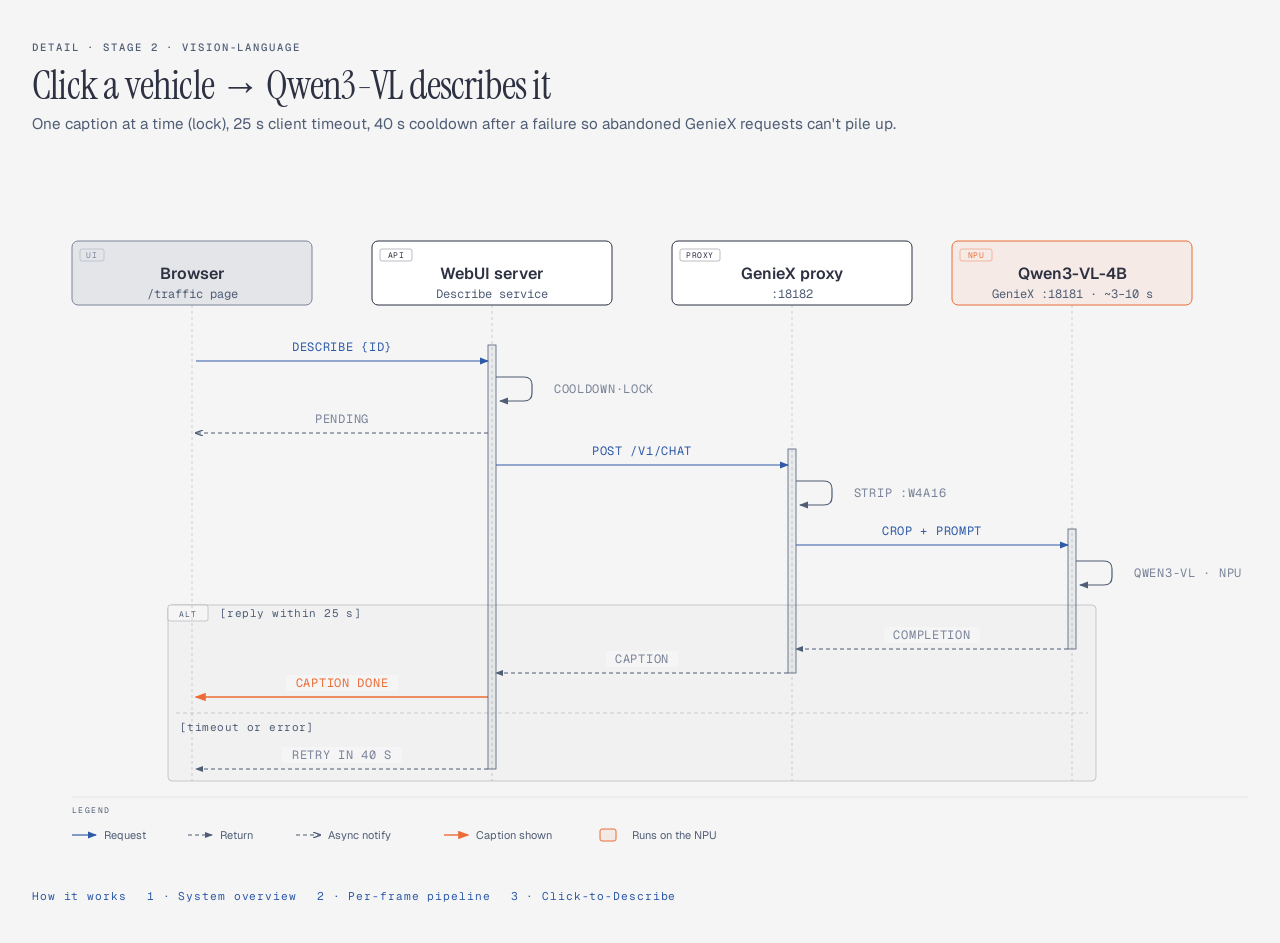
<file: docs/diagrams/cascade-describe.html>
<!DOCTYPE html>
<html lang="en">
<head>
  <meta charset="UTF-8">
  <meta name="viewport" content="width=device-width, initial-scale=1.0">
  <title>Click-to-Describe sequence</title>
  <link href="https://fonts.googleapis.com/css2?family=Instrument+Serif:ital@0;1&family=Geist:wght@400;500;600&family=Geist+Mono:wght@400;500;600&display=swap" rel="stylesheet">
  <style>
    *, *::before, *::after { box-sizing: border-box; margin: 0; padding: 0; }
    :root {
      --color-paper: #f5f5f5; --color-ink: #2d3142; --color-muted: #4f5d75; --color-accent: #eb6c36;
      --font-sans: 'Geist', system-ui, sans-serif;
      --font-serif: 'Instrument Serif', serif;
      --font-mono: 'Geist Mono', ui-monospace, monospace;
    }
    body { font-family: var(--font-sans); background: var(--color-paper); color: var(--color-ink);
           min-height: 100vh; display: flex; align-items: center; justify-content: center; padding: 2.5rem 2rem; }
    .frame { max-width: 1280px; width: 100%; min-width: 0; }
    .diagram-container { width: 100%; overflow-x: auto; }
    .eyebrow { font-family: var(--font-mono); font-size: 0.66rem; font-weight: 500; letter-spacing: 0.18em;
               text-transform: uppercase; color: var(--color-muted); margin-bottom: 0.5rem; }
    h1 { font-family: var(--font-serif); font-size: clamp(1.75rem, 2.6vw + 0.75rem, 2.5rem); font-weight: 400;
          letter-spacing: -0.02em; line-height: 1.15; color: var(--color-ink); margin-bottom: 0.4rem; }
    .subtitle { color: var(--color-muted); font-size: 0.95rem; margin-bottom: 1.25rem; }
    .subtitle code { font-family: var(--font-mono); font-size: 0.85em; }
    .nav { margin-top: 1rem; font-family: var(--font-mono); font-size: 0.7rem; letter-spacing: 0.08em; color: var(--color-muted); }
    .nav a { color: #2e5aa8; text-decoration: none; margin-right: 1.25rem; }
    svg { width: 100%; min-width: 1280px; display: block; }
    @media print {
      .diagram-container { overflow-x: visible; }
      svg { min-width: 0; }
    }
  </style>
</head>
<body>
  <div class="frame">
    <p class="eyebrow">Detail · Stage 2 · Vision-language</p>
    <h1>Click a vehicle → Qwen3-VL describes it</h1>
    <p class="subtitle">One caption at a time (lock), 25 s client timeout, 40 s cooldown after a failure so abandoned GenieX requests can't pile up.</p>
    <div class="diagram-container">
<svg viewBox="0 0 1280 720" xmlns="http://www.w3.org/2000/svg" role="img" aria-labelledby="cascade-describe-title cascade-describe-desc">
<title id="cascade-describe-title">Click-to-Describe sequence</title>
<desc id="cascade-describe-desc">Sequence of a Describe click: the browser asks the WebUI server over WebSocket, the server checks its cooldown and lock, sends the vehicle&#x27;s best crop through the GenieX proxy to Qwen3-VL-4B on the NPU, and returns the caption, or after a 25 second timeout returns an error and starts a 40 second cooldown.</desc>
<defs><marker id="arrow" markerWidth="8" markerHeight="6" refX="7" refY="3" orient="auto"><polygon points="0 0, 8 3, 0 6" fill="#4f5d75"/></marker><marker id="arrow-accent" markerWidth="8" markerHeight="6" refX="7" refY="3" orient="auto"><polygon points="0 0, 8 3, 0 6" fill="#eb6c36"/></marker><marker id="arrow-link" markerWidth="8" markerHeight="6" refX="7" refY="3" orient="auto"><polygon points="0 0, 8 3, 0 6" fill="#2e5aa8"/></marker><marker id="arrow-open" markerWidth="8" markerHeight="6" refX="7" refY="3" orient="auto"><polyline points="0 0, 8 3, 0 6" fill="none" stroke="#4f5d75" stroke-width="1.2"/></marker></defs>
<rect width="100%" height="100%" fill="#f5f5f5"/>
<rect x="136" y="452" width="928" height="176" rx="4" fill="rgba(45,49,66,0.02)" stroke="rgba(45,49,66,0.22)" stroke-width="1"/><rect x="136" y="452" width="40" height="16" rx="2" fill="#f5f5f5" stroke="rgba(45,49,66,0.22)" stroke-width="1"/><text x="156" y="464" fill="#4f5d75" font-size="8" font-family="'Geist Mono', monospace" text-anchor="middle" letter-spacing="0.12em">ALT</text><text x="188" y="464" fill="#4f5d75" font-size="11" font-family="'Geist Mono', monospace" letter-spacing="0.04em">[reply within 25 s]</text><line x1="144" y1="560" x2="1056" y2="560" stroke="rgba(45,49,66,0.20)" stroke-width="1" stroke-dasharray="4,3"/><text x="148" y="578" fill="#4f5d75" font-size="11" font-family="'Geist Mono', monospace" letter-spacing="0.04em">[timeout or error]</text>
<path d="M 164,208 H 456" fill="none" stroke="#2e5aa8" stroke-width="1.2" marker-end="url(#arrow-link)"/>
<path d="M 464,224 H 492 Q 500,224 500,232 V 240 Q 500,248 492,248 H 468" fill="none" stroke="#4f5d75" stroke-width="1.2" marker-end="url(#arrow)"/>
<path d="M 456,280 H 164" fill="none" stroke="#4f5d75" stroke-width="1" stroke-dasharray="4,3" marker-end="url(#arrow-open)"/>
<path d="M 464,312 H 756" fill="none" stroke="#2e5aa8" stroke-width="1.2" marker-end="url(#arrow-link)"/>
<path d="M 764,328 H 792 Q 800,328 800,336 V 344 Q 800,352 792,352 H 768" fill="none" stroke="#4f5d75" stroke-width="1.2" marker-end="url(#arrow)"/>
<path d="M 764,392 H 1036" fill="none" stroke="#2e5aa8" stroke-width="1.2" marker-end="url(#arrow-link)"/>
<path d="M 1044,408 H 1072 Q 1080,408 1080,416 V 424 Q 1080,432 1072,432 H 1048" fill="none" stroke="#4f5d75" stroke-width="1.2" marker-end="url(#arrow)"/>
<path d="M 1036,496 H 764" fill="none" stroke="#4f5d75" stroke-width="1" stroke-dasharray="4,3" marker-end="url(#arrow)"/>
<path d="M 756,520 H 464" fill="none" stroke="#4f5d75" stroke-width="1" stroke-dasharray="4,3" marker-end="url(#arrow)"/>
<path d="M 456,544 H 164" fill="none" stroke="#eb6c36" stroke-width="1.4" marker-end="url(#arrow-accent)"/>
<path d="M 456,616 H 164" fill="none" stroke="#4f5d75" stroke-width="1" stroke-dasharray="4,3" marker-end="url(#arrow)"/>
<rect x="250" y="186" width="120" height="16" rx="2" fill="#f5f5f5"/><text x="310" y="198" fill="#2e5aa8" font-size="12" font-family="'Geist Mono', monospace" text-anchor="middle" letter-spacing="0.06em">DESCRIBE {ID}</text>
<rect x="512" y="228" width="120" height="16" rx="2" fill="#f5f5f5"/><text x="572" y="240" fill="#7a8399" font-size="12" font-family="'Geist Mono', monospace" text-anchor="middle" letter-spacing="0.06em">COOLDOWN·LOCK</text>
<rect x="274" y="258" width="72" height="16" rx="2" fill="#f5f5f5"/><text x="310" y="270" fill="#7a8399" font-size="12" font-family="'Geist Mono', monospace" text-anchor="middle" letter-spacing="0.06em">PENDING</text>
<rect x="550" y="290" width="120" height="16" rx="2" fill="#f5f5f5"/><text x="610" y="302" fill="#2e5aa8" font-size="12" font-family="'Geist Mono', monospace" text-anchor="middle" letter-spacing="0.06em">POST /V1/CHAT</text>
<rect x="812" y="332" width="112" height="16" rx="2" fill="#f5f5f5"/><text x="868" y="344" fill="#7a8399" font-size="12" font-family="'Geist Mono', monospace" text-anchor="middle" letter-spacing="0.06em">STRIP :W4A16</text>
<rect x="840" y="370" width="120" height="16" rx="2" fill="#f5f5f5"/><text x="900" y="382" fill="#2e5aa8" font-size="12" font-family="'Geist Mono', monospace" text-anchor="middle" letter-spacing="0.06em">CROP + PROMPT</text>
<rect x="1092" y="412" width="128" height="16" rx="2" fill="#f5f5f5"/><text x="1156" y="424" fill="#7a8399" font-size="12" font-family="'Geist Mono', monospace" text-anchor="middle" letter-spacing="0.06em">QWEN3-VL · NPU</text>
<rect x="852" y="474" width="96" height="16" rx="2" fill="#f5f5f5"/><text x="900" y="486" fill="#7a8399" font-size="12" font-family="'Geist Mono', monospace" text-anchor="middle" letter-spacing="0.06em">COMPLETION</text>
<rect x="574" y="498" width="72" height="16" rx="2" fill="#f5f5f5"/><text x="610" y="510" fill="#7a8399" font-size="12" font-family="'Geist Mono', monospace" text-anchor="middle" letter-spacing="0.06em">CAPTION</text>
<rect x="254" y="522" width="112" height="16" rx="2" fill="#f5f5f5"/><text x="310" y="534" fill="#eb6c36" font-size="12" font-family="'Geist Mono', monospace" text-anchor="middle" letter-spacing="0.06em">CAPTION DONE</text>
<rect x="250" y="594" width="120" height="16" rx="2" fill="#f5f5f5"/><text x="310" y="606" fill="#7a8399" font-size="12" font-family="'Geist Mono', monospace" text-anchor="middle" letter-spacing="0.06em">RETRY IN 40 S</text>
<rect x="40" y="88" width="240" height="64" rx="6" fill="#f5f5f5"/><rect x="40" y="88" width="240" height="64" rx="6" fill="rgba(79,93,117,0.10)" stroke="#7a8399" stroke-width="1"/><rect x="48" y="96" width="24" height="12" rx="2" fill="transparent" stroke="rgba(122,131,153,0.40)" stroke-width="0.8"/><text x="60" y="105" fill="#7a8399" font-size="8" font-family="'Geist Mono', monospace" text-anchor="middle" letter-spacing="0.08em">UI</text><text x="160" y="126" fill="#2d3142" font-size="16" font-weight="600" font-family="'Geist', sans-serif" text-anchor="middle">Browser</text><text x="160" y="145" fill="#4f5d75" font-size="12" font-family="'Geist Mono', monospace" text-anchor="middle">/traffic page</text>
<rect x="340" y="88" width="240" height="64" rx="6" fill="#f5f5f5"/><rect x="340" y="88" width="240" height="64" rx="6" fill="#ffffff" stroke="#2d3142" stroke-width="1"/><rect x="348" y="96" width="32" height="12" rx="2" fill="transparent" stroke="rgba(45,49,66,0.40)" stroke-width="0.8"/><text x="364" y="105" fill="#2d3142" font-size="8" font-family="'Geist Mono', monospace" text-anchor="middle" letter-spacing="0.08em">API</text><text x="460" y="126" fill="#2d3142" font-size="16" font-weight="600" font-family="'Geist', sans-serif" text-anchor="middle">WebUI server</text><text x="460" y="145" fill="#4f5d75" font-size="12" font-family="'Geist Mono', monospace" text-anchor="middle">Describe service</text>
<rect x="640" y="88" width="240" height="64" rx="6" fill="#f5f5f5"/><rect x="640" y="88" width="240" height="64" rx="6" fill="#ffffff" stroke="#2d3142" stroke-width="1"/><rect x="648" y="96" width="40" height="12" rx="2" fill="transparent" stroke="rgba(45,49,66,0.40)" stroke-width="0.8"/><text x="668" y="105" fill="#2d3142" font-size="8" font-family="'Geist Mono', monospace" text-anchor="middle" letter-spacing="0.08em">PROXY</text><text x="760" y="126" fill="#2d3142" font-size="16" font-weight="600" font-family="'Geist', sans-serif" text-anchor="middle">GenieX proxy</text><text x="760" y="145" fill="#4f5d75" font-size="12" font-family="'Geist Mono', monospace" text-anchor="middle">:18182</text>
<rect x="920" y="88" width="240" height="64" rx="6" fill="#f5f5f5"/><rect x="920" y="88" width="240" height="64" rx="6" fill="rgba(235,108,54,0.08)" stroke="#eb6c36" stroke-width="1"/><rect x="928" y="96" width="32" height="12" rx="2" fill="transparent" stroke="rgba(235,108,54,0.50)" stroke-width="0.8"/><text x="944" y="105" fill="#eb6c36" font-size="8" font-family="'Geist Mono', monospace" text-anchor="middle" letter-spacing="0.08em">NPU</text><text x="1040" y="126" fill="#2d3142" font-size="16" font-weight="600" font-family="'Geist', sans-serif" text-anchor="middle">Qwen3-VL-4B</text><text x="1040" y="145" fill="#4f5d75" font-size="12" font-family="'Geist Mono', monospace" text-anchor="middle">GenieX :18181 · ~3–10 s</text>
<line x1="160" y1="152" x2="160" y2="628" stroke="rgba(45,49,66,0.20)" stroke-width="1" stroke-dasharray="3,3"/>
<line x1="460" y1="152" x2="460" y2="628" stroke="rgba(45,49,66,0.20)" stroke-width="1" stroke-dasharray="3,3"/>
<line x1="760" y1="152" x2="760" y2="628" stroke="rgba(45,49,66,0.20)" stroke-width="1" stroke-dasharray="3,3"/>
<line x1="1040" y1="152" x2="1040" y2="628" stroke="rgba(45,49,66,0.20)" stroke-width="1" stroke-dasharray="3,3"/>
<rect x="456" y="192" width="8" height="424" fill="rgba(45,49,66,0.06)" stroke="#4f5d75" stroke-width="0.8"/>
<rect x="756" y="296" width="8" height="224" fill="rgba(45,49,66,0.06)" stroke="#4f5d75" stroke-width="0.8"/>
<rect x="1036" y="376" width="8" height="120" fill="rgba(45,49,66,0.06)" stroke="#4f5d75" stroke-width="0.8"/>
<line x1="40" y1="644" x2="1240" y2="644" stroke="rgba(45,49,66,0.10)" stroke-width="0.8"/><text x="40" y="660" fill="#4f5d75" font-size="8" font-family="'Geist Mono', monospace" letter-spacing="0.18em">LEGEND</text><line x1="40" y1="682" x2="64" y2="682" stroke="#2e5aa8" stroke-width="1.2" marker-end="url(#arrow-link)"/><text x="72" y="686" fill="#4f5d75" font-size="11" font-family="'Geist', sans-serif">Request</text><line x1="156" y1="682" x2="180" y2="682" stroke="#4f5d75" stroke-width="1" stroke-dasharray="4,3" marker-end="url(#arrow)"/><text x="188" y="686" fill="#4f5d75" font-size="11" font-family="'Geist', sans-serif">Return</text><line x1="264" y1="682" x2="288" y2="682" stroke="#4f5d75" stroke-width="1" stroke-dasharray="4,3" marker-end="url(#arrow-open)"/><text x="296" y="686" fill="#4f5d75" font-size="11" font-family="'Geist', sans-serif">Async notify</text><line x1="412" y1="682" x2="436" y2="682" stroke="#eb6c36" stroke-width="1.4" marker-end="url(#arrow-accent)"/><text x="444" y="686" fill="#4f5d75" font-size="11" font-family="'Geist', sans-serif">Caption shown</text><rect x="568" y="676" width="16" height="12" rx="2" fill="rgba(235,108,54,0.08)" stroke="#eb6c36" stroke-width="1"/><text x="600" y="686" fill="#4f5d75" font-size="11" font-family="'Geist', sans-serif">Runs on the NPU</text>
</svg>
    </div>
    <p class="nav"><a href="cascade-how-it-works.html">How it works</a><a href="cascade-overview.html">1 · System overview</a><a href="cascade-pipeline.html">2 · Per-frame pipeline</a><a href="cascade-describe.html">3 · Click-to-Describe</a></p>
  </div>
</body>
</html>
</file>
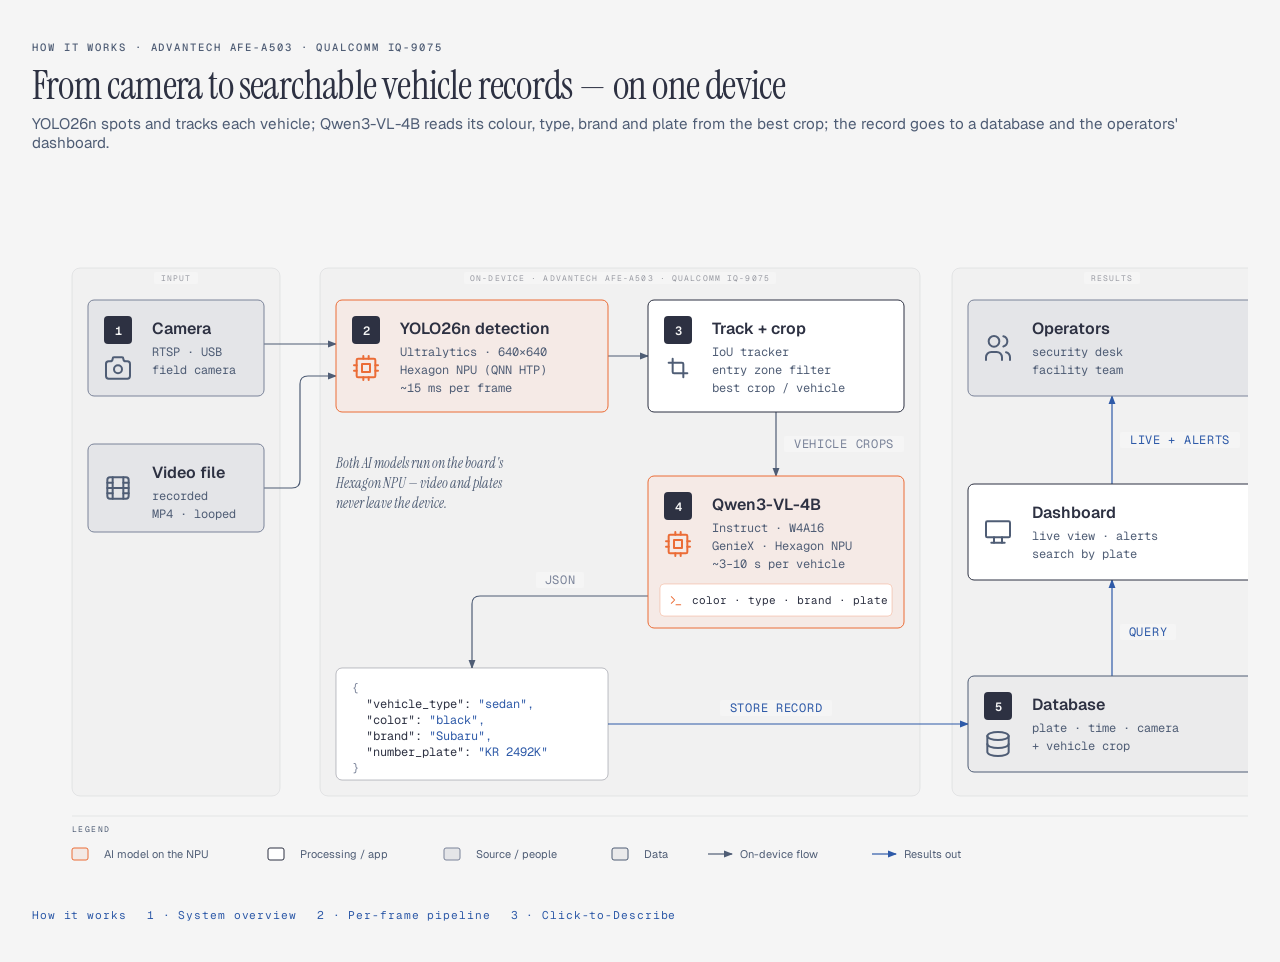
<file: docs/diagrams/cascade-how-it-works.html>
<!DOCTYPE html>
<html lang="en">
<head>
  <meta charset="UTF-8">
  <meta name="viewport" content="width=device-width, initial-scale=1.0">
  <title>How the detection to VLM cascade works</title>
  <link href="https://fonts.googleapis.com/css2?family=Instrument+Serif:ital@0;1&family=Geist:wght@400;500;600&family=Geist+Mono:wght@400;500;600&display=swap" rel="stylesheet">
  <style>
    *, *::before, *::after { box-sizing: border-box; margin: 0; padding: 0; }
    :root {
      --color-paper: #f5f5f5; --color-ink: #2d3142; --color-muted: #4f5d75; --color-accent: #eb6c36;
      --font-sans: 'Geist', system-ui, sans-serif;
      --font-serif: 'Instrument Serif', serif;
      --font-mono: 'Geist Mono', ui-monospace, monospace;
    }
    body { font-family: var(--font-sans); background: var(--color-paper); color: var(--color-ink);
           min-height: 100vh; display: flex; align-items: center; justify-content: center; padding: 2.5rem 2rem; }
    .frame { max-width: 1280px; width: 100%; min-width: 0; }
    .diagram-container { width: 100%; overflow-x: auto; }
    .eyebrow { font-family: var(--font-mono); font-size: 0.66rem; font-weight: 500; letter-spacing: 0.18em;
               text-transform: uppercase; color: var(--color-muted); margin-bottom: 0.5rem; }
    h1 { font-family: var(--font-serif); font-size: clamp(1.75rem, 2.6vw + 0.75rem, 2.5rem); font-weight: 400;
          letter-spacing: -0.02em; line-height: 1.15; color: var(--color-ink); margin-bottom: 0.4rem; }
    .subtitle { color: var(--color-muted); font-size: 0.95rem; margin-bottom: 1.25rem; }
    .subtitle code { font-family: var(--font-mono); font-size: 0.85em; }
    .nav { margin-top: 1rem; font-family: var(--font-mono); font-size: 0.7rem; letter-spacing: 0.08em; color: var(--color-muted); }
    .nav a { color: #2e5aa8; text-decoration: none; margin-right: 1.25rem; }
    svg { width: 100%; min-width: 1280px; display: block; }
    @media print {
      .diagram-container { overflow-x: visible; }
      svg { min-width: 0; }
    }
  </style>
</head>
<body>
  <div class="frame">
    <p class="eyebrow">How it works · Advantech AFE-A503 · Qualcomm IQ-9075</p>
    <h1>From camera to searchable vehicle records — on one device</h1>
    <p class="subtitle">YOLO26n spots and tracks each vehicle; Qwen3-VL-4B reads its colour, type, brand and plate from the best crop; the record goes to a database and the operators' dashboard.</p>
    <div class="diagram-container">
<svg viewBox="0 0 1280 720" xmlns="http://www.w3.org/2000/svg" role="img" aria-labelledby="cascade-how-it-works-title cascade-how-it-works-desc">
<title id="cascade-how-it-works-title">How the detection to VLM cascade works</title>
<desc id="cascade-how-it-works-desc">A camera or video feeds YOLO26n on the Hexagon NPU, which detects vehicles; a tracker crops the best view of each one; Qwen3-VL-4B, also on the NPU, turns each crop into a structured record of colour, type, brand and number plate, which is stored in a database and shown to operators on a dashboard.</desc>
<defs><marker id="arrow" markerWidth="8" markerHeight="6" refX="7" refY="3" orient="auto"><polygon points="0 0, 8 3, 0 6" fill="#4f5d75"/></marker><marker id="arrow-accent" markerWidth="8" markerHeight="6" refX="7" refY="3" orient="auto"><polygon points="0 0, 8 3, 0 6" fill="#eb6c36"/></marker><marker id="arrow-link" markerWidth="8" markerHeight="6" refX="7" refY="3" orient="auto"><polygon points="0 0, 8 3, 0 6" fill="#2e5aa8"/></marker><marker id="arrow-open" markerWidth="8" markerHeight="6" refX="7" refY="3" orient="auto"><polyline points="0 0, 8 3, 0 6" fill="none" stroke="#4f5d75" stroke-width="1.2"/></marker></defs>
<rect width="100%" height="100%" fill="#f5f5f5"/>
<rect x="40" y="96" width="208" height="528" rx="8" fill="rgba(45,49,66,0.02)" stroke="rgba(45,49,66,0.10)" stroke-width="0.8"/><rect x="122" y="100" width="44" height="12" rx="2" fill="#f5f5f5"/><text x="144" y="109" fill="rgba(45,49,66,0.45)" font-size="8" font-family="'Geist Mono', monospace" text-anchor="middle" letter-spacing="0.14em">INPUT</text>
<rect x="288" y="96" width="600" height="528" rx="8" fill="rgba(45,49,66,0.02)" stroke="rgba(45,49,66,0.10)" stroke-width="0.8"/><rect x="432" y="100" width="312" height="12" rx="2" fill="#f5f5f5"/><text x="588" y="109" fill="rgba(45,49,66,0.45)" font-size="8" font-family="'Geist Mono', monospace" text-anchor="middle" letter-spacing="0.14em">ON-DEVICE · ADVANTECH AFE-A503 · QUALCOMM IQ-9075</text>
<rect x="920" y="96" width="320" height="528" rx="8" fill="rgba(45,49,66,0.02)" stroke="rgba(45,49,66,0.10)" stroke-width="0.8"/><rect x="1052" y="100" width="56" height="12" rx="2" fill="#f5f5f5"/><text x="1080" y="109" fill="rgba(45,49,66,0.45)" font-size="8" font-family="'Geist Mono', monospace" text-anchor="middle" letter-spacing="0.14em">RESULTS</text>
<path d="M 232,172 H 304" fill="none" stroke="#4f5d75" stroke-width="1.2" marker-end="url(#arrow)"/>
<path d="M 232,316 H 260 Q 268,316 268,308 V 212 Q 268,204 276,204 H 304" fill="none" stroke="#4f5d75" stroke-width="1.2" marker-end="url(#arrow)"/>
<path d="M 576,184 H 616" fill="none" stroke="#4f5d75" stroke-width="1.2" marker-end="url(#arrow)"/>
<path d="M 744,240 V 304" fill="none" stroke="#4f5d75" stroke-width="1.2" marker-end="url(#arrow)"/>
<path d="M 616,424 H 448 Q 440,424 440,432 V 496" fill="none" stroke="#4f5d75" stroke-width="1.2" marker-end="url(#arrow)"/>
<path d="M 576,552 H 936" fill="none" stroke="#2e5aa8" stroke-width="1.2" marker-end="url(#arrow-link)"/>
<path d="M 1080,504 V 408" fill="none" stroke="#2e5aa8" stroke-width="1.2" marker-end="url(#arrow-link)"/>
<path d="M 1080,312 V 224" fill="none" stroke="#2e5aa8" stroke-width="1.2" marker-end="url(#arrow-link)"/>
<rect x="752" y="264" width="120" height="16" rx="2" fill="#f5f5f5"/><text x="812" y="276" fill="#7a8399" font-size="12" font-family="'Geist Mono', monospace" text-anchor="middle" letter-spacing="0.06em">VEHICLE CROPS</text>
<rect x="504" y="400" width="48" height="16" rx="2" fill="#f5f5f5"/><text x="528" y="412" fill="#7a8399" font-size="12" font-family="'Geist Mono', monospace" text-anchor="middle" letter-spacing="0.06em">JSON</text>
<rect x="688" y="528" width="112" height="16" rx="2" fill="#f5f5f5"/><text x="744" y="540" fill="#2e5aa8" font-size="12" font-family="'Geist Mono', monospace" text-anchor="middle" letter-spacing="0.06em">STORE RECORD</text>
<rect x="1088" y="452" width="56" height="16" rx="2" fill="#f5f5f5"/><text x="1116" y="464" fill="#2e5aa8" font-size="12" font-family="'Geist Mono', monospace" text-anchor="middle" letter-spacing="0.06em">QUERY</text>
<rect x="1088" y="260" width="120" height="16" rx="2" fill="#f5f5f5"/><text x="1148" y="272" fill="#2e5aa8" font-size="12" font-family="'Geist Mono', monospace" text-anchor="middle" letter-spacing="0.06em">LIVE + ALERTS</text>
<rect x="56" y="128" width="176" height="96" rx="6" fill="#f5f5f5"/><rect x="56" y="128" width="176" height="96" rx="6" fill="rgba(79,93,117,0.10)" stroke="#7a8399" stroke-width="1"/><rect x="72" y="144" width="28" height="28" rx="4" fill="#2d3142"/><text x="86" y="163" fill="#f5f5f5" font-size="12" font-weight="600" font-family="'Geist Mono', monospace" text-anchor="middle">1</text><g transform="translate(70,180) scale(1.33333)" fill="none" stroke="#4f5d75" stroke-width="1.5" stroke-linecap="round" stroke-linejoin="round" aria-hidden="true"><path d="M5 7h1a2 2 0 0 0 2 -2a1 1 0 0 1 1 -1h6a1 1 0 0 1 1 1a2 2 0 0 0 2 2h1a2 2 0 0 1 2 2v9a2 2 0 0 1 -2 2h-14a2 2 0 0 1 -2 -2v-9a2 2 0 0 1 2 -2"/><path d="M9 13a3 3 0 1 0 6 0a3 3 0 0 0 -6 0"/></g><text x="120" y="162" fill="#2d3142" font-size="16" font-weight="600" font-family="'Geist', sans-serif">Camera</text><text x="120" y="184" fill="#4f5d75" font-size="12" font-family="'Geist Mono', monospace">RTSP · USB</text><text x="120" y="202" fill="#4f5d75" font-size="12" font-family="'Geist Mono', monospace">field camera</text>
<rect x="56" y="272" width="176" height="88" rx="6" fill="#f5f5f5"/><rect x="56" y="272" width="176" height="88" rx="6" fill="rgba(79,93,117,0.10)" stroke="#7a8399" stroke-width="1"/><g transform="translate(70,300) scale(1.33333)" fill="none" stroke="#4f5d75" stroke-width="1.5" stroke-linecap="round" stroke-linejoin="round" aria-hidden="true"><path d="M4 6a2 2 0 0 1 2 -2h12a2 2 0 0 1 2 2v12a2 2 0 0 1 -2 2h-12a2 2 0 0 1 -2 -2z"/><path d="M8 4v16"/><path d="M16 4v16"/><path d="M4 8h4"/><path d="M4 16h4"/><path d="M4 12h16"/><path d="M16 8h4"/><path d="M16 16h4"/></g><text x="120" y="306" fill="#2d3142" font-size="16" font-weight="600" font-family="'Geist', sans-serif">Video file</text><text x="120" y="328" fill="#4f5d75" font-size="12" font-family="'Geist Mono', monospace">recorded</text><text x="120" y="346" fill="#4f5d75" font-size="12" font-family="'Geist Mono', monospace">MP4 · looped</text>
<rect x="304" y="128" width="272" height="112" rx="6" fill="#f5f5f5"/><rect x="304" y="128" width="272" height="112" rx="6" fill="rgba(235,108,54,0.08)" stroke="#eb6c36" stroke-width="1"/><rect x="320" y="144" width="28" height="28" rx="4" fill="#2d3142"/><text x="334" y="163" fill="#f5f5f5" font-size="12" font-weight="600" font-family="'Geist Mono', monospace" text-anchor="middle">2</text><g transform="translate(318,180) scale(1.33333)" fill="none" stroke="#eb6c36" stroke-width="1.5" stroke-linecap="round" stroke-linejoin="round" aria-hidden="true"><path d="M5 6a1 1 0 0 1 1 -1h12a1 1 0 0 1 1 1v12a1 1 0 0 1 -1 1h-12a1 1 0 0 1 -1 -1z"/><path d="M9 9h6v6h-6z"/><path d="M3 10h2"/><path d="M3 14h2"/><path d="M10 3v2"/><path d="M14 3v2"/><path d="M21 10h-2"/><path d="M21 14h-2"/><path d="M14 21v-2"/><path d="M10 21v-2"/></g><text x="368" y="162" fill="#2d3142" font-size="16" font-weight="600" font-family="'Geist', sans-serif">YOLO26n detection</text><text x="368" y="184" fill="#4f5d75" font-size="12" font-family="'Geist Mono', monospace">Ultralytics · 640×640</text><text x="368" y="202" fill="#4f5d75" font-size="12" font-family="'Geist Mono', monospace">Hexagon NPU (QNN HTP)</text><text x="368" y="220" fill="#4f5d75" font-size="12" font-family="'Geist Mono', monospace">~15 ms per frame</text>
<rect x="616" y="128" width="256" height="112" rx="6" fill="#f5f5f5"/><rect x="616" y="128" width="256" height="112" rx="6" fill="#ffffff" stroke="#2d3142" stroke-width="1"/><rect x="632" y="144" width="28" height="28" rx="4" fill="#2d3142"/><text x="646" y="163" fill="#f5f5f5" font-size="12" font-weight="600" font-family="'Geist Mono', monospace" text-anchor="middle">3</text><g transform="translate(630,180) scale(1.33333)" fill="none" stroke="#4f5d75" stroke-width="1.5" stroke-linecap="round" stroke-linejoin="round" aria-hidden="true"><path d="M8 5v10a1 1 0 0 0 1 1h10"/><path d="M5 8h10a1 1 0 0 1 1 1v10"/></g><text x="680" y="162" fill="#2d3142" font-size="16" font-weight="600" font-family="'Geist', sans-serif">Track + crop</text><text x="680" y="184" fill="#4f5d75" font-size="12" font-family="'Geist Mono', monospace">IoU tracker</text><text x="680" y="202" fill="#4f5d75" font-size="12" font-family="'Geist Mono', monospace">entry zone filter</text><text x="680" y="220" fill="#4f5d75" font-size="12" font-family="'Geist Mono', monospace">best crop / vehicle</text>
<rect x="616" y="304" width="256" height="152" rx="6" fill="#f5f5f5"/><rect x="616" y="304" width="256" height="152" rx="6" fill="rgba(235,108,54,0.08)" stroke="#eb6c36" stroke-width="1"/><rect x="632" y="320" width="28" height="28" rx="4" fill="#2d3142"/><text x="646" y="339" fill="#f5f5f5" font-size="12" font-weight="600" font-family="'Geist Mono', monospace" text-anchor="middle">4</text><g transform="translate(630,356) scale(1.33333)" fill="none" stroke="#eb6c36" stroke-width="1.5" stroke-linecap="round" stroke-linejoin="round" aria-hidden="true"><path d="M5 6a1 1 0 0 1 1 -1h12a1 1 0 0 1 1 1v12a1 1 0 0 1 -1 1h-12a1 1 0 0 1 -1 -1z"/><path d="M9 9h6v6h-6z"/><path d="M3 10h2"/><path d="M3 14h2"/><path d="M10 3v2"/><path d="M14 3v2"/><path d="M21 10h-2"/><path d="M21 14h-2"/><path d="M14 21v-2"/><path d="M10 21v-2"/></g><text x="680" y="338" fill="#2d3142" font-size="16" font-weight="600" font-family="'Geist', sans-serif">Qwen3-VL-4B</text><text x="680" y="360" fill="#4f5d75" font-size="12" font-family="'Geist Mono', monospace">Instruct · W4A16</text><text x="680" y="378" fill="#4f5d75" font-size="12" font-family="'Geist Mono', monospace">GenieX · Hexagon NPU</text><text x="680" y="396" fill="#4f5d75" font-size="12" font-family="'Geist Mono', monospace">~3–10 s per vehicle</text>
<rect x="936" y="504" width="288" height="96" rx="6" fill="#f5f5f5"/><rect x="936" y="504" width="288" height="96" rx="6" fill="rgba(45,49,66,0.05)" stroke="#4f5d75" stroke-width="1"/><rect x="952" y="520" width="28" height="28" rx="4" fill="#2d3142"/><text x="966" y="539" fill="#f5f5f5" font-size="12" font-weight="600" font-family="'Geist Mono', monospace" text-anchor="middle">5</text><g transform="translate(950,556) scale(1.33333)" fill="none" stroke="#4f5d75" stroke-width="1.5" stroke-linecap="round" stroke-linejoin="round" aria-hidden="true"><path d="M4 6a8 3 0 1 0 16 0a8 3 0 1 0 -16 0"/><path d="M4 6v6a8 3 0 0 0 16 0v-6"/><path d="M4 12v6a8 3 0 0 0 16 0v-6"/></g><text x="1000" y="538" fill="#2d3142" font-size="16" font-weight="600" font-family="'Geist', sans-serif">Database</text><text x="1000" y="560" fill="#4f5d75" font-size="12" font-family="'Geist Mono', monospace">plate · time · camera</text><text x="1000" y="578" fill="#4f5d75" font-size="12" font-family="'Geist Mono', monospace">+ vehicle crop</text>
<rect x="936" y="312" width="288" height="96" rx="6" fill="#f5f5f5"/><rect x="936" y="312" width="288" height="96" rx="6" fill="#ffffff" stroke="#2d3142" stroke-width="1"/><g transform="translate(950,344) scale(1.33333)" fill="none" stroke="#4f5d75" stroke-width="1.5" stroke-linecap="round" stroke-linejoin="round" aria-hidden="true"><path d="M3 5a1 1 0 0 1 1 -1h16a1 1 0 0 1 1 1v10a1 1 0 0 1 -1 1h-16a1 1 0 0 1 -1 -1v-10"/><path d="M7 20h10"/><path d="M9 16v4"/><path d="M15 16v4"/></g><text x="1000" y="346" fill="#2d3142" font-size="16" font-weight="600" font-family="'Geist', sans-serif">Dashboard</text><text x="1000" y="368" fill="#4f5d75" font-size="12" font-family="'Geist Mono', monospace">live view · alerts</text><text x="1000" y="386" fill="#4f5d75" font-size="12" font-family="'Geist Mono', monospace">search by plate</text>
<rect x="936" y="128" width="288" height="96" rx="6" fill="#f5f5f5"/><rect x="936" y="128" width="288" height="96" rx="6" fill="rgba(79,93,117,0.10)" stroke="#7a8399" stroke-width="1"/><g transform="translate(950,160) scale(1.33333)" fill="none" stroke="#4f5d75" stroke-width="1.5" stroke-linecap="round" stroke-linejoin="round" aria-hidden="true"><path d="M5 7a4 4 0 1 0 8 0a4 4 0 1 0 -8 0"/><path d="M3 21v-2a4 4 0 0 1 4 -4h4a4 4 0 0 1 4 4v2"/><path d="M16 3.13a4 4 0 0 1 0 7.75"/><path d="M21 21v-2a4 4 0 0 0 -3 -3.85"/></g><text x="1000" y="162" fill="#2d3142" font-size="16" font-weight="600" font-family="'Geist', sans-serif">Operators</text><text x="1000" y="184" fill="#4f5d75" font-size="12" font-family="'Geist Mono', monospace">security desk</text><text x="1000" y="202" fill="#4f5d75" font-size="12" font-family="'Geist Mono', monospace">facility team</text>
<rect x="628" y="412" width="232" height="32" rx="4" fill="#ffffff" stroke="rgba(235,108,54,0.35)" stroke-width="0.8"/><g transform="translate(636,420) scale(0.666667)" fill="none" stroke="#eb6c36" stroke-width="1.5" stroke-linecap="round" stroke-linejoin="round" aria-hidden="true"><path d="M5 7l5 5l-5 5"/><path d="M12 19l7 0"/></g><text x="660" y="432" fill="#2d3142" font-size="11" font-family="'Geist Mono', monospace">color · type · brand · plate</text>
<rect x="304" y="496" width="272" height="112" rx="6" fill="#f5f5f5"/><rect x="304" y="496" width="272" height="112" rx="6" fill="#ffffff" stroke="rgba(45,49,66,0.30)" stroke-width="1"/>
<text x="320" y="520" font-size="12" font-family="'Geist Mono', monospace" xml:space="preserve"><tspan fill="#7a8399">{</tspan></text>
<text x="320" y="536" font-size="12" font-family="'Geist Mono', monospace" xml:space="preserve"><tspan fill="#2d3142">  &quot;vehicle_type&quot;:</tspan><tspan fill="#2e5aa8"> &quot;sedan&quot;,</tspan></text>
<text x="320" y="552" font-size="12" font-family="'Geist Mono', monospace" xml:space="preserve"><tspan fill="#2d3142">  &quot;color&quot;:</tspan><tspan fill="#2e5aa8"> &quot;black&quot;,</tspan></text>
<text x="320" y="568" font-size="12" font-family="'Geist Mono', monospace" xml:space="preserve"><tspan fill="#2d3142">  &quot;brand&quot;:</tspan><tspan fill="#2e5aa8"> &quot;Subaru&quot;,</tspan></text>
<text x="320" y="584" font-size="12" font-family="'Geist Mono', monospace" xml:space="preserve"><tspan fill="#2d3142">  &quot;number_plate&quot;:</tspan><tspan fill="#2e5aa8"> &quot;KR 2492K&quot;</tspan></text>
<text x="320" y="600" font-size="12" font-family="'Geist Mono', monospace" xml:space="preserve"><tspan fill="#7a8399">}</tspan></text>
<text x="304" y="296" fill="#4f5d75" font-size="14" font-style="italic" font-family="'Instrument Serif', serif"><tspan x="304" dy="0">Both AI models run on the board's</tspan><tspan x="304" dy="20">Hexagon NPU — video and plates</tspan><tspan x="304" dy="20">never leave the device.</tspan></text>
<line x1="40" y1="644" x2="1240" y2="644" stroke="rgba(45,49,66,0.10)" stroke-width="0.8"/><text x="40" y="660" fill="#4f5d75" font-size="8" font-family="'Geist Mono', monospace" letter-spacing="0.18em">LEGEND</text><rect x="40" y="676" width="16" height="12" rx="2" fill="rgba(235,108,54,0.08)" stroke="#eb6c36" stroke-width="1"/><text x="72" y="686" fill="#4f5d75" font-size="11" font-family="'Geist', sans-serif">AI model on the NPU</text><rect x="236" y="676" width="16" height="12" rx="2" fill="#ffffff" stroke="#2d3142" stroke-width="1"/><text x="268" y="686" fill="#4f5d75" font-size="11" font-family="'Geist', sans-serif">Processing / app</text><rect x="412" y="676" width="16" height="12" rx="2" fill="rgba(79,93,117,0.10)" stroke="#7a8399" stroke-width="1"/><text x="444" y="686" fill="#4f5d75" font-size="11" font-family="'Geist', sans-serif">Source / people</text><rect x="580" y="676" width="16" height="12" rx="2" fill="rgba(45,49,66,0.05)" stroke="#4f5d75" stroke-width="1"/><text x="612" y="686" fill="#4f5d75" font-size="11" font-family="'Geist', sans-serif">Data</text><line x1="676" y1="682" x2="700" y2="682" stroke="#4f5d75" stroke-width="1.2" marker-end="url(#arrow)"/><text x="708" y="686" fill="#4f5d75" font-size="11" font-family="'Geist', sans-serif">On-device flow</text><line x1="840" y1="682" x2="864" y2="682" stroke="#2e5aa8" stroke-width="1.2" marker-end="url(#arrow-link)"/><text x="872" y="686" fill="#4f5d75" font-size="11" font-family="'Geist', sans-serif">Results out</text>
</svg>
    </div>
    <p class="nav"><a href="cascade-how-it-works.html">How it works</a><a href="cascade-overview.html">1 · System overview</a><a href="cascade-pipeline.html">2 · Per-frame pipeline</a><a href="cascade-describe.html">3 · Click-to-Describe</a></p>
  </div>
</body>
</html>
</file>
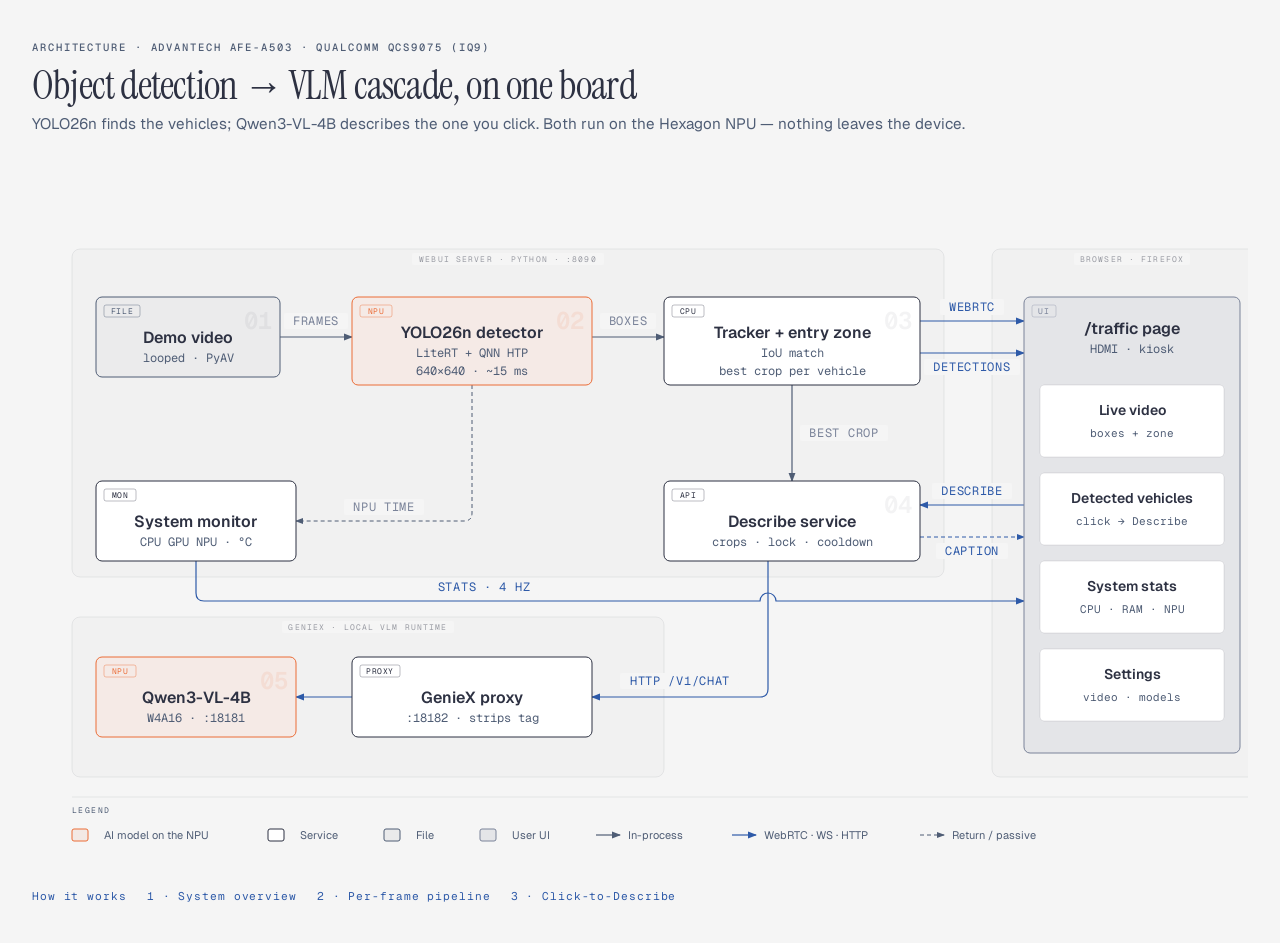
<file: docs/diagrams/cascade-overview.html>
<!DOCTYPE html>
<html lang="en">
<head>
  <meta charset="UTF-8">
  <meta name="viewport" content="width=device-width, initial-scale=1.0">
  <title>Object detection to VLM cascade on the AFE-A503</title>
  <link href="https://fonts.googleapis.com/css2?family=Instrument+Serif:ital@0;1&family=Geist:wght@400;500;600&family=Geist+Mono:wght@400;500;600&display=swap" rel="stylesheet">
  <style>
    *, *::before, *::after { box-sizing: border-box; margin: 0; padding: 0; }
    :root {
      --color-paper: #f5f5f5; --color-ink: #2d3142; --color-muted: #4f5d75; --color-accent: #eb6c36;
      --font-sans: 'Geist', system-ui, sans-serif;
      --font-serif: 'Instrument Serif', serif;
      --font-mono: 'Geist Mono', ui-monospace, monospace;
    }
    body { font-family: var(--font-sans); background: var(--color-paper); color: var(--color-ink);
           min-height: 100vh; display: flex; align-items: center; justify-content: center; padding: 2.5rem 2rem; }
    .frame { max-width: 1280px; width: 100%; min-width: 0; }
    .diagram-container { width: 100%; overflow-x: auto; }
    .eyebrow { font-family: var(--font-mono); font-size: 0.66rem; font-weight: 500; letter-spacing: 0.18em;
               text-transform: uppercase; color: var(--color-muted); margin-bottom: 0.5rem; }
    h1 { font-family: var(--font-serif); font-size: clamp(1.75rem, 2.6vw + 0.75rem, 2.5rem); font-weight: 400;
          letter-spacing: -0.02em; line-height: 1.15; color: var(--color-ink); margin-bottom: 0.4rem; }
    .subtitle { color: var(--color-muted); font-size: 0.95rem; margin-bottom: 1.25rem; }
    .subtitle code { font-family: var(--font-mono); font-size: 0.85em; }
    .nav { margin-top: 1rem; font-family: var(--font-mono); font-size: 0.7rem; letter-spacing: 0.08em; color: var(--color-muted); }
    .nav a { color: #2e5aa8; text-decoration: none; margin-right: 1.25rem; }
    svg { width: 100%; min-width: 1280px; display: block; }
    @media print {
      .diagram-container { overflow-x: visible; }
      svg { min-width: 0; }
    }
  </style>
</head>
<body>
  <div class="frame">
    <p class="eyebrow">Architecture · Advantech AFE-A503 · Qualcomm QCS9075 (IQ9)</p>
    <h1>Object detection → VLM cascade, on one board</h1>
    <p class="subtitle">YOLO26n finds the vehicles; Qwen3-VL-4B describes the one you click. Both run on the Hexagon NPU — nothing leaves the device.</p>
    <div class="diagram-container">
<svg viewBox="0 0 1280 720" xmlns="http://www.w3.org/2000/svg" role="img" aria-labelledby="cascade-overview-title cascade-overview-desc">
<title id="cascade-overview-title">Object detection to VLM cascade on the AFE-A503</title>
<desc id="cascade-overview-desc">Architecture of the on-device traffic demo: a looped video is decoded, vehicles are detected by YOLO26n on the Hexagon NPU, tracked inside an entry zone and streamed to the browser, and a clicked vehicle&#x27;s crop is described by Qwen3-VL-4B running in GenieX on the same NPU.</desc>
<defs><marker id="arrow" markerWidth="8" markerHeight="6" refX="7" refY="3" orient="auto"><polygon points="0 0, 8 3, 0 6" fill="#4f5d75"/></marker><marker id="arrow-accent" markerWidth="8" markerHeight="6" refX="7" refY="3" orient="auto"><polygon points="0 0, 8 3, 0 6" fill="#eb6c36"/></marker><marker id="arrow-link" markerWidth="8" markerHeight="6" refX="7" refY="3" orient="auto"><polygon points="0 0, 8 3, 0 6" fill="#2e5aa8"/></marker><marker id="arrow-open" markerWidth="8" markerHeight="6" refX="7" refY="3" orient="auto"><polyline points="0 0, 8 3, 0 6" fill="none" stroke="#4f5d75" stroke-width="1.2"/></marker></defs>
<rect width="100%" height="100%" fill="#f5f5f5"/>
<rect x="40" y="96" width="872" height="328" rx="8" fill="rgba(45,49,66,0.02)" stroke="rgba(45,49,66,0.10)" stroke-width="0.8"/><rect x="380" y="100" width="192" height="12" rx="2" fill="#f5f5f5"/><text x="476" y="109" fill="rgba(45,49,66,0.45)" font-size="8" font-family="'Geist Mono', monospace" text-anchor="middle" letter-spacing="0.14em">WEBUI SERVER · PYTHON · :8090</text>
<rect x="40" y="464" width="592" height="160" rx="8" fill="rgba(45,49,66,0.02)" stroke="rgba(45,49,66,0.10)" stroke-width="0.8"/><rect x="250" y="468" width="172" height="12" rx="2" fill="#f5f5f5"/><text x="336" y="477" fill="rgba(45,49,66,0.45)" font-size="8" font-family="'Geist Mono', monospace" text-anchor="middle" letter-spacing="0.14em">GENIEX · LOCAL VLM RUNTIME</text>
<rect x="960" y="96" width="280" height="528" rx="8" fill="rgba(45,49,66,0.02)" stroke="rgba(45,49,66,0.10)" stroke-width="0.8"/><rect x="1042" y="100" width="116" height="12" rx="2" fill="#f5f5f5"/><text x="1100" y="109" fill="rgba(45,49,66,0.45)" font-size="8" font-family="'Geist Mono', monospace" text-anchor="middle" letter-spacing="0.14em">BROWSER · FIREFOX</text>
<path d="M 248,184 H 320" fill="none" stroke="#4f5d75" stroke-width="1.2" marker-end="url(#arrow)"/>
<path d="M 560,184 H 632" fill="none" stroke="#4f5d75" stroke-width="1.2" marker-end="url(#arrow)"/>
<path d="M 888,168 H 992" fill="none" stroke="#2e5aa8" stroke-width="1.2" marker-end="url(#arrow-link)"/>
<path d="M 888,200 H 992" fill="none" stroke="#2e5aa8" stroke-width="1.2" marker-end="url(#arrow-link)"/>
<path d="M 760,232 V 328" fill="none" stroke="#4f5d75" stroke-width="1.2" marker-end="url(#arrow)"/>
<path d="M 440,232 V 360 Q 440,368 432,368 H 264" fill="none" stroke="#4f5d75" stroke-width="1" stroke-dasharray="4,3" marker-end="url(#arrow)"/>
<path d="M 992,352 H 888" fill="none" stroke="#2e5aa8" stroke-width="1.2" marker-end="url(#arrow-link)"/>
<path d="M 888,384 H 992" fill="none" stroke="#2e5aa8" stroke-width="1" stroke-dasharray="4,3" marker-end="url(#arrow-link)"/>
<path d="M 164,408 V 440 Q 164,448 172,448 H 728 a 8,8 0 0,1 16,0 H 992" fill="none" stroke="#2e5aa8" stroke-width="1.2" marker-end="url(#arrow-link)"/>
<path d="M 736,408 V 536 Q 736,544 728,544 H 560" fill="none" stroke="#2e5aa8" stroke-width="1.2" marker-end="url(#arrow-link)"/>
<path d="M 320,544 H 264" fill="none" stroke="#2e5aa8" stroke-width="1.2" marker-end="url(#arrow-link)"/>
<rect x="252" y="160" width="64" height="16" rx="2" fill="#f5f5f5"/><text x="284" y="172" fill="#7a8399" font-size="12" font-family="'Geist Mono', monospace" text-anchor="middle" letter-spacing="0.06em">FRAMES</text>
<rect x="568" y="160" width="56" height="16" rx="2" fill="#f5f5f5"/><text x="596" y="172" fill="#7a8399" font-size="12" font-family="'Geist Mono', monospace" text-anchor="middle" letter-spacing="0.06em">BOXES</text>
<rect x="908" y="146" width="64" height="16" rx="2" fill="#f5f5f5"/><text x="940" y="158" fill="#2e5aa8" font-size="12" font-family="'Geist Mono', monospace" text-anchor="middle" letter-spacing="0.06em">WEBRTC</text>
<rect x="892" y="206" width="96" height="16" rx="2" fill="#f5f5f5"/><text x="940" y="218" fill="#2e5aa8" font-size="12" font-family="'Geist Mono', monospace" text-anchor="middle" letter-spacing="0.06em">DETECTIONS</text>
<rect x="768" y="272" width="88" height="16" rx="2" fill="#f5f5f5"/><text x="812" y="284" fill="#7a8399" font-size="12" font-family="'Geist Mono', monospace" text-anchor="middle" letter-spacing="0.06em">BEST CROP</text>
<rect x="312" y="346" width="80" height="16" rx="2" fill="#f5f5f5"/><text x="352" y="358" fill="#7a8399" font-size="12" font-family="'Geist Mono', monospace" text-anchor="middle" letter-spacing="0.06em">NPU TIME</text>
<rect x="900" y="330" width="80" height="16" rx="2" fill="#f5f5f5"/><text x="940" y="342" fill="#2e5aa8" font-size="12" font-family="'Geist Mono', monospace" text-anchor="middle" letter-spacing="0.06em">DESCRIBE</text>
<rect x="904" y="390" width="72" height="16" rx="2" fill="#f5f5f5"/><text x="940" y="402" fill="#2e5aa8" font-size="12" font-family="'Geist Mono', monospace" text-anchor="middle" letter-spacing="0.06em">CAPTION</text>
<rect x="396" y="426" width="112" height="16" rx="2" fill="#f5f5f5"/><text x="452" y="438" fill="#2e5aa8" font-size="12" font-family="'Geist Mono', monospace" text-anchor="middle" letter-spacing="0.06em">STATS · 4 HZ</text>
<rect x="588" y="520" width="120" height="16" rx="2" fill="#f5f5f5"/><text x="648" y="532" fill="#2e5aa8" font-size="12" font-family="'Geist Mono', monospace" text-anchor="middle" letter-spacing="0.06em">HTTP /V1/CHAT</text>
<rect x="64" y="144" width="184" height="80" rx="6" fill="#f5f5f5"/><rect x="64" y="144" width="184" height="80" rx="6" fill="rgba(45,49,66,0.05)" stroke="#4f5d75" stroke-width="1"/><rect x="72" y="152" width="36" height="12" rx="2" fill="transparent" stroke="rgba(79,93,117,0.50)" stroke-width="0.8"/><text x="90" y="161" fill="#4f5d75" font-size="8" font-family="'Geist Mono', monospace" text-anchor="middle" letter-spacing="0.08em">FILE</text><text x="240" y="176" fill="rgba(45,49,66,0.06)" font-size="24" font-weight="600" font-family="'Geist Mono', monospace" text-anchor="end">01</text><text x="156" y="190" fill="#2d3142" font-size="16" font-weight="600" font-family="'Geist', sans-serif" text-anchor="middle">Demo video</text><text x="156" y="209" fill="#4f5d75" font-size="12" font-family="'Geist Mono', monospace" text-anchor="middle">looped · PyAV</text>
<rect x="320" y="144" width="240" height="88" rx="6" fill="#f5f5f5"/><rect x="320" y="144" width="240" height="88" rx="6" fill="rgba(235,108,54,0.08)" stroke="#eb6c36" stroke-width="1"/><rect x="328" y="152" width="32" height="12" rx="2" fill="transparent" stroke="rgba(235,108,54,0.50)" stroke-width="0.8"/><text x="344" y="161" fill="#eb6c36" font-size="8" font-family="'Geist Mono', monospace" text-anchor="middle" letter-spacing="0.08em">NPU</text><text x="552" y="176" fill="rgba(235,108,54,0.10)" font-size="24" font-weight="600" font-family="'Geist Mono', monospace" text-anchor="end">02</text><text x="440" y="185" fill="#2d3142" font-size="16" font-weight="600" font-family="'Geist', sans-serif" text-anchor="middle">YOLO26n detector</text><text x="440" y="204" fill="#4f5d75" font-size="12" font-family="'Geist Mono', monospace" text-anchor="middle">LiteRT + QNN HTP</text><text x="440" y="222" fill="#4f5d75" font-size="12" font-family="'Geist Mono', monospace" text-anchor="middle">640×640 · ~15 ms</text>
<rect x="632" y="144" width="256" height="88" rx="6" fill="#f5f5f5"/><rect x="632" y="144" width="256" height="88" rx="6" fill="#ffffff" stroke="#2d3142" stroke-width="1"/><rect x="640" y="152" width="32" height="12" rx="2" fill="transparent" stroke="rgba(45,49,66,0.40)" stroke-width="0.8"/><text x="656" y="161" fill="#2d3142" font-size="8" font-family="'Geist Mono', monospace" text-anchor="middle" letter-spacing="0.08em">CPU</text><text x="880" y="176" fill="rgba(45,49,66,0.06)" font-size="24" font-weight="600" font-family="'Geist Mono', monospace" text-anchor="end">03</text><text x="760" y="185" fill="#2d3142" font-size="16" font-weight="600" font-family="'Geist', sans-serif" text-anchor="middle">Tracker + entry zone</text><text x="760" y="204" fill="#4f5d75" font-size="12" font-family="'Geist Mono', monospace" text-anchor="middle">IoU match</text><text x="760" y="222" fill="#4f5d75" font-size="12" font-family="'Geist Mono', monospace" text-anchor="middle">best crop per vehicle</text>
<rect x="64" y="328" width="200" height="80" rx="6" fill="#f5f5f5"/><rect x="64" y="328" width="200" height="80" rx="6" fill="#ffffff" stroke="#2d3142" stroke-width="1"/><rect x="72" y="336" width="32" height="12" rx="2" fill="transparent" stroke="rgba(45,49,66,0.40)" stroke-width="0.8"/><text x="88" y="345" fill="#2d3142" font-size="8" font-family="'Geist Mono', monospace" text-anchor="middle" letter-spacing="0.08em">MON</text><text x="164" y="374" fill="#2d3142" font-size="16" font-weight="600" font-family="'Geist', sans-serif" text-anchor="middle">System monitor</text><text x="164" y="393" fill="#4f5d75" font-size="12" font-family="'Geist Mono', monospace" text-anchor="middle">CPU GPU NPU · °C</text>
<rect x="632" y="328" width="256" height="80" rx="6" fill="#f5f5f5"/><rect x="632" y="328" width="256" height="80" rx="6" fill="#ffffff" stroke="#2d3142" stroke-width="1"/><rect x="640" y="336" width="32" height="12" rx="2" fill="transparent" stroke="rgba(45,49,66,0.40)" stroke-width="0.8"/><text x="656" y="345" fill="#2d3142" font-size="8" font-family="'Geist Mono', monospace" text-anchor="middle" letter-spacing="0.08em">API</text><text x="880" y="360" fill="rgba(45,49,66,0.06)" font-size="24" font-weight="600" font-family="'Geist Mono', monospace" text-anchor="end">04</text><text x="760" y="374" fill="#2d3142" font-size="16" font-weight="600" font-family="'Geist', sans-serif" text-anchor="middle">Describe service</text><text x="760" y="393" fill="#4f5d75" font-size="12" font-family="'Geist Mono', monospace" text-anchor="middle">crops · lock · cooldown</text>
<rect x="320" y="504" width="240" height="80" rx="6" fill="#f5f5f5"/><rect x="320" y="504" width="240" height="80" rx="6" fill="#ffffff" stroke="#2d3142" stroke-width="1"/><rect x="328" y="512" width="40" height="12" rx="2" fill="transparent" stroke="rgba(45,49,66,0.40)" stroke-width="0.8"/><text x="348" y="521" fill="#2d3142" font-size="8" font-family="'Geist Mono', monospace" text-anchor="middle" letter-spacing="0.08em">PROXY</text><text x="440" y="550" fill="#2d3142" font-size="16" font-weight="600" font-family="'Geist', sans-serif" text-anchor="middle">GenieX proxy</text><text x="440" y="569" fill="#4f5d75" font-size="12" font-family="'Geist Mono', monospace" text-anchor="middle">:18182 · strips tag</text>
<rect x="64" y="504" width="200" height="80" rx="6" fill="#f5f5f5"/><rect x="64" y="504" width="200" height="80" rx="6" fill="rgba(235,108,54,0.08)" stroke="#eb6c36" stroke-width="1"/><rect x="72" y="512" width="32" height="12" rx="2" fill="transparent" stroke="rgba(235,108,54,0.50)" stroke-width="0.8"/><text x="88" y="521" fill="#eb6c36" font-size="8" font-family="'Geist Mono', monospace" text-anchor="middle" letter-spacing="0.08em">NPU</text><text x="256" y="536" fill="rgba(235,108,54,0.10)" font-size="24" font-weight="600" font-family="'Geist Mono', monospace" text-anchor="end">05</text><text x="164" y="550" fill="#2d3142" font-size="16" font-weight="600" font-family="'Geist', sans-serif" text-anchor="middle">Qwen3-VL-4B</text><text x="164" y="569" fill="#4f5d75" font-size="12" font-family="'Geist Mono', monospace" text-anchor="middle">W4A16 · :18181</text>
<rect x="992" y="144" width="216" height="456" rx="6" fill="#f5f5f5"/><rect x="992" y="144" width="216" height="456" rx="6" fill="rgba(79,93,117,0.10)" stroke="#7a8399" stroke-width="1"/><rect x="1000" y="152" width="24" height="12" rx="2" fill="transparent" stroke="rgba(122,131,153,0.40)" stroke-width="0.8"/><text x="1012" y="161" fill="#7a8399" font-size="8" font-family="'Geist Mono', monospace" text-anchor="middle" letter-spacing="0.08em">UI</text><text x="1100" y="181" fill="#2d3142" font-size="16" font-weight="600" font-family="'Geist', sans-serif" text-anchor="middle">/traffic page</text><text x="1100" y="200" fill="#4f5d75" font-size="12" font-family="'Geist Mono', monospace" text-anchor="middle">HDMI · kiosk</text>
<rect x="1008" y="232" width="184" height="72" rx="4" fill="#ffffff" stroke="rgba(45,49,66,0.14)" stroke-width="0.8"/><text x="1100" y="262" fill="#2d3142" font-size="14" font-weight="600" font-family="'Geist', sans-serif" text-anchor="middle">Live video</text><text x="1100" y="284" fill="#4f5d75" font-size="11" font-family="'Geist Mono', monospace" text-anchor="middle">boxes + zone</text>
<rect x="1008" y="320" width="184" height="72" rx="4" fill="#ffffff" stroke="rgba(45,49,66,0.14)" stroke-width="0.8"/><text x="1100" y="350" fill="#2d3142" font-size="14" font-weight="600" font-family="'Geist', sans-serif" text-anchor="middle">Detected vehicles</text><text x="1100" y="372" fill="#4f5d75" font-size="11" font-family="'Geist Mono', monospace" text-anchor="middle">click → Describe</text>
<rect x="1008" y="408" width="184" height="72" rx="4" fill="#ffffff" stroke="rgba(45,49,66,0.14)" stroke-width="0.8"/><text x="1100" y="438" fill="#2d3142" font-size="14" font-weight="600" font-family="'Geist', sans-serif" text-anchor="middle">System stats</text><text x="1100" y="460" fill="#4f5d75" font-size="11" font-family="'Geist Mono', monospace" text-anchor="middle">CPU · RAM · NPU</text>
<rect x="1008" y="496" width="184" height="72" rx="4" fill="#ffffff" stroke="rgba(45,49,66,0.14)" stroke-width="0.8"/><text x="1100" y="526" fill="#2d3142" font-size="14" font-weight="600" font-family="'Geist', sans-serif" text-anchor="middle">Settings</text><text x="1100" y="548" fill="#4f5d75" font-size="11" font-family="'Geist Mono', monospace" text-anchor="middle">video · models</text>
<line x1="40" y1="644" x2="1240" y2="644" stroke="rgba(45,49,66,0.10)" stroke-width="0.8"/><text x="40" y="660" fill="#4f5d75" font-size="8" font-family="'Geist Mono', monospace" letter-spacing="0.18em">LEGEND</text><rect x="40" y="676" width="16" height="12" rx="2" fill="rgba(235,108,54,0.08)" stroke="#eb6c36" stroke-width="1"/><text x="72" y="686" fill="#4f5d75" font-size="11" font-family="'Geist', sans-serif">AI model on the NPU</text><rect x="236" y="676" width="16" height="12" rx="2" fill="#ffffff" stroke="#2d3142" stroke-width="1"/><text x="268" y="686" fill="#4f5d75" font-size="11" font-family="'Geist', sans-serif">Service</text><rect x="352" y="676" width="16" height="12" rx="2" fill="rgba(45,49,66,0.05)" stroke="#4f5d75" stroke-width="1"/><text x="384" y="686" fill="#4f5d75" font-size="11" font-family="'Geist', sans-serif">File</text><rect x="448" y="676" width="16" height="12" rx="2" fill="rgba(79,93,117,0.10)" stroke="#7a8399" stroke-width="1"/><text x="480" y="686" fill="#4f5d75" font-size="11" font-family="'Geist', sans-serif">User UI</text><line x1="564" y1="682" x2="588" y2="682" stroke="#4f5d75" stroke-width="1.2" marker-end="url(#arrow)"/><text x="596" y="686" fill="#4f5d75" font-size="11" font-family="'Geist', sans-serif">In-process</text><line x1="700" y1="682" x2="724" y2="682" stroke="#2e5aa8" stroke-width="1.2" marker-end="url(#arrow-link)"/><text x="732" y="686" fill="#4f5d75" font-size="11" font-family="'Geist', sans-serif">WebRTC · WS · HTTP</text><line x1="888" y1="682" x2="912" y2="682" stroke="#4f5d75" stroke-width="1" stroke-dasharray="4,3" marker-end="url(#arrow)"/><text x="920" y="686" fill="#4f5d75" font-size="11" font-family="'Geist', sans-serif">Return / passive</text>
</svg>
    </div>
    <p class="nav"><a href="cascade-how-it-works.html">How it works</a><a href="cascade-overview.html">1 · System overview</a><a href="cascade-pipeline.html">2 · Per-frame pipeline</a><a href="cascade-describe.html">3 · Click-to-Describe</a></p>
  </div>
</body>
</html>
</file>
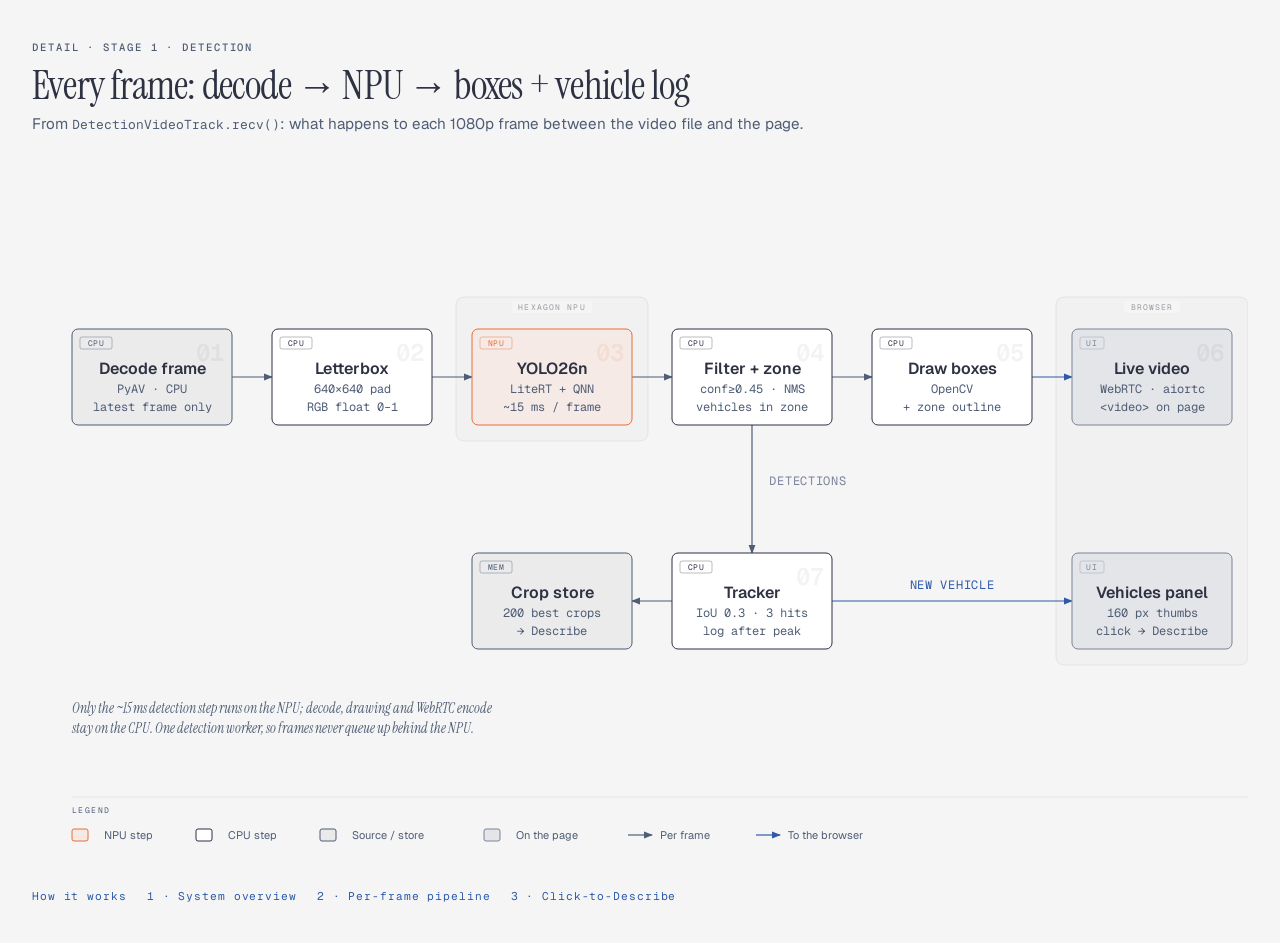
<file: docs/diagrams/cascade-pipeline.html>
<!DOCTYPE html>
<html lang="en">
<head>
  <meta charset="UTF-8">
  <meta name="viewport" content="width=device-width, initial-scale=1.0">
  <title>Per-frame detection pipeline</title>
  <link href="https://fonts.googleapis.com/css2?family=Instrument+Serif:ital@0;1&family=Geist:wght@400;500;600&family=Geist+Mono:wght@400;500;600&display=swap" rel="stylesheet">
  <style>
    *, *::before, *::after { box-sizing: border-box; margin: 0; padding: 0; }
    :root {
      --color-paper: #f5f5f5; --color-ink: #2d3142; --color-muted: #4f5d75; --color-accent: #eb6c36;
      --font-sans: 'Geist', system-ui, sans-serif;
      --font-serif: 'Instrument Serif', serif;
      --font-mono: 'Geist Mono', ui-monospace, monospace;
    }
    body { font-family: var(--font-sans); background: var(--color-paper); color: var(--color-ink);
           min-height: 100vh; display: flex; align-items: center; justify-content: center; padding: 2.5rem 2rem; }
    .frame { max-width: 1280px; width: 100%; min-width: 0; }
    .diagram-container { width: 100%; overflow-x: auto; }
    .eyebrow { font-family: var(--font-mono); font-size: 0.66rem; font-weight: 500; letter-spacing: 0.18em;
               text-transform: uppercase; color: var(--color-muted); margin-bottom: 0.5rem; }
    h1 { font-family: var(--font-serif); font-size: clamp(1.75rem, 2.6vw + 0.75rem, 2.5rem); font-weight: 400;
          letter-spacing: -0.02em; line-height: 1.15; color: var(--color-ink); margin-bottom: 0.4rem; }
    .subtitle { color: var(--color-muted); font-size: 0.95rem; margin-bottom: 1.25rem; }
    .subtitle code { font-family: var(--font-mono); font-size: 0.85em; }
    .nav { margin-top: 1rem; font-family: var(--font-mono); font-size: 0.7rem; letter-spacing: 0.08em; color: var(--color-muted); }
    .nav a { color: #2e5aa8; text-decoration: none; margin-right: 1.25rem; }
    svg { width: 100%; min-width: 1280px; display: block; }
    @media print {
      .diagram-container { overflow-x: visible; }
      svg { min-width: 0; }
    }
  </style>
</head>
<body>
  <div class="frame">
    <p class="eyebrow">Detail · Stage 1 · Detection</p>
    <h1>Every frame: decode → NPU → boxes + vehicle log</h1>
    <p class="subtitle">From <code>DetectionVideoTrack.recv()</code>: what happens to each 1080p frame between the video file and the page.</p>
    <div class="diagram-container">
<svg viewBox="0 0 1280 720" xmlns="http://www.w3.org/2000/svg" role="img" aria-labelledby="cascade-pipeline-title cascade-pipeline-desc">
<title id="cascade-pipeline-title">Per-frame detection pipeline</title>
<desc id="cascade-pipeline-desc">Each video frame is decoded on the CPU, letterboxed to 640x640, run through YOLO26n on the Hexagon NPU, filtered by confidence, NMS, vehicle class and entry zone, drawn and streamed to the page, while a tracker logs each vehicle once to the panel and keeps its best crop for Describe.</desc>
<defs><marker id="arrow" markerWidth="8" markerHeight="6" refX="7" refY="3" orient="auto"><polygon points="0 0, 8 3, 0 6" fill="#4f5d75"/></marker><marker id="arrow-accent" markerWidth="8" markerHeight="6" refX="7" refY="3" orient="auto"><polygon points="0 0, 8 3, 0 6" fill="#eb6c36"/></marker><marker id="arrow-link" markerWidth="8" markerHeight="6" refX="7" refY="3" orient="auto"><polygon points="0 0, 8 3, 0 6" fill="#2e5aa8"/></marker><marker id="arrow-open" markerWidth="8" markerHeight="6" refX="7" refY="3" orient="auto"><polyline points="0 0, 8 3, 0 6" fill="none" stroke="#4f5d75" stroke-width="1.2"/></marker></defs>
<rect width="100%" height="100%" fill="#f5f5f5"/>
<rect x="424" y="144" width="192" height="144" rx="8" fill="rgba(45,49,66,0.02)" stroke="rgba(45,49,66,0.10)" stroke-width="0.8"/><rect x="480" y="148" width="80" height="12" rx="2" fill="#f5f5f5"/><text x="520" y="157" fill="rgba(45,49,66,0.45)" font-size="8" font-family="'Geist Mono', monospace" text-anchor="middle" letter-spacing="0.14em">HEXAGON NPU</text>
<rect x="1024" y="144" width="192" height="368" rx="8" fill="rgba(45,49,66,0.02)" stroke="rgba(45,49,66,0.10)" stroke-width="0.8"/><rect x="1092" y="148" width="56" height="12" rx="2" fill="#f5f5f5"/><text x="1120" y="157" fill="rgba(45,49,66,0.45)" font-size="8" font-family="'Geist Mono', monospace" text-anchor="middle" letter-spacing="0.14em">BROWSER</text>
<path d="M 200,224 H 240" fill="none" stroke="#4f5d75" stroke-width="1.2" marker-end="url(#arrow)"/>
<path d="M 400,224 H 440" fill="none" stroke="#4f5d75" stroke-width="1.2" marker-end="url(#arrow)"/>
<path d="M 600,224 H 640" fill="none" stroke="#4f5d75" stroke-width="1.2" marker-end="url(#arrow)"/>
<path d="M 800,224 H 840" fill="none" stroke="#4f5d75" stroke-width="1.2" marker-end="url(#arrow)"/>
<path d="M 1000,224 H 1040" fill="none" stroke="#2e5aa8" stroke-width="1.2" marker-end="url(#arrow-link)"/>
<path d="M 720,272 V 400" fill="none" stroke="#4f5d75" stroke-width="1.2" marker-end="url(#arrow)"/>
<path d="M 640,448 H 600" fill="none" stroke="#4f5d75" stroke-width="1.2" marker-end="url(#arrow)"/>
<path d="M 800,448 H 1040" fill="none" stroke="#2e5aa8" stroke-width="1.2" marker-end="url(#arrow-link)"/>
<rect x="728" y="320" width="96" height="16" rx="2" fill="#f5f5f5"/><text x="776" y="332" fill="#7a8399" font-size="12" font-family="'Geist Mono', monospace" text-anchor="middle" letter-spacing="0.06em">DETECTIONS</text>
<rect x="868" y="424" width="104" height="16" rx="2" fill="#f5f5f5"/><text x="920" y="436" fill="#2e5aa8" font-size="12" font-family="'Geist Mono', monospace" text-anchor="middle" letter-spacing="0.06em">NEW VEHICLE</text>
<rect x="40" y="176" width="160" height="96" rx="6" fill="#f5f5f5"/><rect x="40" y="176" width="160" height="96" rx="6" fill="rgba(45,49,66,0.05)" stroke="#4f5d75" stroke-width="1"/><rect x="48" y="184" width="32" height="12" rx="2" fill="transparent" stroke="rgba(79,93,117,0.50)" stroke-width="0.8"/><text x="64" y="193" fill="#4f5d75" font-size="8" font-family="'Geist Mono', monospace" text-anchor="middle" letter-spacing="0.08em">CPU</text><text x="192" y="208" fill="rgba(45,49,66,0.06)" font-size="24" font-weight="600" font-family="'Geist Mono', monospace" text-anchor="end">01</text><text x="120" y="221" fill="#2d3142" font-size="16" font-weight="600" font-family="'Geist', sans-serif" text-anchor="middle">Decode frame</text><text x="120" y="240" fill="#4f5d75" font-size="12" font-family="'Geist Mono', monospace" text-anchor="middle">PyAV · CPU</text><text x="120" y="258" fill="#4f5d75" font-size="12" font-family="'Geist Mono', monospace" text-anchor="middle">latest frame only</text>
<rect x="240" y="176" width="160" height="96" rx="6" fill="#f5f5f5"/><rect x="240" y="176" width="160" height="96" rx="6" fill="#ffffff" stroke="#2d3142" stroke-width="1"/><rect x="248" y="184" width="32" height="12" rx="2" fill="transparent" stroke="rgba(45,49,66,0.40)" stroke-width="0.8"/><text x="264" y="193" fill="#2d3142" font-size="8" font-family="'Geist Mono', monospace" text-anchor="middle" letter-spacing="0.08em">CPU</text><text x="392" y="208" fill="rgba(45,49,66,0.06)" font-size="24" font-weight="600" font-family="'Geist Mono', monospace" text-anchor="end">02</text><text x="320" y="221" fill="#2d3142" font-size="16" font-weight="600" font-family="'Geist', sans-serif" text-anchor="middle">Letterbox</text><text x="320" y="240" fill="#4f5d75" font-size="12" font-family="'Geist Mono', monospace" text-anchor="middle">640×640 pad</text><text x="320" y="258" fill="#4f5d75" font-size="12" font-family="'Geist Mono', monospace" text-anchor="middle">RGB float 0–1</text>
<rect x="440" y="176" width="160" height="96" rx="6" fill="#f5f5f5"/><rect x="440" y="176" width="160" height="96" rx="6" fill="rgba(235,108,54,0.08)" stroke="#eb6c36" stroke-width="1"/><rect x="448" y="184" width="32" height="12" rx="2" fill="transparent" stroke="rgba(235,108,54,0.50)" stroke-width="0.8"/><text x="464" y="193" fill="#eb6c36" font-size="8" font-family="'Geist Mono', monospace" text-anchor="middle" letter-spacing="0.08em">NPU</text><text x="592" y="208" fill="rgba(235,108,54,0.10)" font-size="24" font-weight="600" font-family="'Geist Mono', monospace" text-anchor="end">03</text><text x="520" y="221" fill="#2d3142" font-size="16" font-weight="600" font-family="'Geist', sans-serif" text-anchor="middle">YOLO26n</text><text x="520" y="240" fill="#4f5d75" font-size="12" font-family="'Geist Mono', monospace" text-anchor="middle">LiteRT + QNN</text><text x="520" y="258" fill="#4f5d75" font-size="12" font-family="'Geist Mono', monospace" text-anchor="middle">~15 ms / frame</text>
<rect x="640" y="176" width="160" height="96" rx="6" fill="#f5f5f5"/><rect x="640" y="176" width="160" height="96" rx="6" fill="#ffffff" stroke="#2d3142" stroke-width="1"/><rect x="648" y="184" width="32" height="12" rx="2" fill="transparent" stroke="rgba(45,49,66,0.40)" stroke-width="0.8"/><text x="664" y="193" fill="#2d3142" font-size="8" font-family="'Geist Mono', monospace" text-anchor="middle" letter-spacing="0.08em">CPU</text><text x="792" y="208" fill="rgba(45,49,66,0.06)" font-size="24" font-weight="600" font-family="'Geist Mono', monospace" text-anchor="end">04</text><text x="720" y="221" fill="#2d3142" font-size="16" font-weight="600" font-family="'Geist', sans-serif" text-anchor="middle">Filter + zone</text><text x="720" y="240" fill="#4f5d75" font-size="12" font-family="'Geist Mono', monospace" text-anchor="middle">conf≥0.45 · NMS</text><text x="720" y="258" fill="#4f5d75" font-size="12" font-family="'Geist Mono', monospace" text-anchor="middle">vehicles in zone</text>
<rect x="840" y="176" width="160" height="96" rx="6" fill="#f5f5f5"/><rect x="840" y="176" width="160" height="96" rx="6" fill="#ffffff" stroke="#2d3142" stroke-width="1"/><rect x="848" y="184" width="32" height="12" rx="2" fill="transparent" stroke="rgba(45,49,66,0.40)" stroke-width="0.8"/><text x="864" y="193" fill="#2d3142" font-size="8" font-family="'Geist Mono', monospace" text-anchor="middle" letter-spacing="0.08em">CPU</text><text x="992" y="208" fill="rgba(45,49,66,0.06)" font-size="24" font-weight="600" font-family="'Geist Mono', monospace" text-anchor="end">05</text><text x="920" y="221" fill="#2d3142" font-size="16" font-weight="600" font-family="'Geist', sans-serif" text-anchor="middle">Draw boxes</text><text x="920" y="240" fill="#4f5d75" font-size="12" font-family="'Geist Mono', monospace" text-anchor="middle">OpenCV</text><text x="920" y="258" fill="#4f5d75" font-size="12" font-family="'Geist Mono', monospace" text-anchor="middle">+ zone outline</text>
<rect x="1040" y="176" width="160" height="96" rx="6" fill="#f5f5f5"/><rect x="1040" y="176" width="160" height="96" rx="6" fill="rgba(79,93,117,0.10)" stroke="#7a8399" stroke-width="1"/><rect x="1048" y="184" width="24" height="12" rx="2" fill="transparent" stroke="rgba(122,131,153,0.40)" stroke-width="0.8"/><text x="1060" y="193" fill="#7a8399" font-size="8" font-family="'Geist Mono', monospace" text-anchor="middle" letter-spacing="0.08em">UI</text><text x="1192" y="208" fill="rgba(45,49,66,0.06)" font-size="24" font-weight="600" font-family="'Geist Mono', monospace" text-anchor="end">06</text><text x="1120" y="221" fill="#2d3142" font-size="16" font-weight="600" font-family="'Geist', sans-serif" text-anchor="middle">Live video</text><text x="1120" y="240" fill="#4f5d75" font-size="12" font-family="'Geist Mono', monospace" text-anchor="middle">WebRTC · aiortc</text><text x="1120" y="258" fill="#4f5d75" font-size="12" font-family="'Geist Mono', monospace" text-anchor="middle">&lt;video&gt; on page</text>
<rect x="440" y="400" width="160" height="96" rx="6" fill="#f5f5f5"/><rect x="440" y="400" width="160" height="96" rx="6" fill="rgba(45,49,66,0.05)" stroke="#4f5d75" stroke-width="1"/><rect x="448" y="408" width="32" height="12" rx="2" fill="transparent" stroke="rgba(79,93,117,0.50)" stroke-width="0.8"/><text x="464" y="417" fill="#4f5d75" font-size="8" font-family="'Geist Mono', monospace" text-anchor="middle" letter-spacing="0.08em">MEM</text><text x="520" y="445" fill="#2d3142" font-size="16" font-weight="600" font-family="'Geist', sans-serif" text-anchor="middle">Crop store</text><text x="520" y="464" fill="#4f5d75" font-size="12" font-family="'Geist Mono', monospace" text-anchor="middle">200 best crops</text><text x="520" y="482" fill="#4f5d75" font-size="12" font-family="'Geist Mono', monospace" text-anchor="middle">→ Describe</text>
<rect x="640" y="400" width="160" height="96" rx="6" fill="#f5f5f5"/><rect x="640" y="400" width="160" height="96" rx="6" fill="#ffffff" stroke="#2d3142" stroke-width="1"/><rect x="648" y="408" width="32" height="12" rx="2" fill="transparent" stroke="rgba(45,49,66,0.40)" stroke-width="0.8"/><text x="664" y="417" fill="#2d3142" font-size="8" font-family="'Geist Mono', monospace" text-anchor="middle" letter-spacing="0.08em">CPU</text><text x="792" y="432" fill="rgba(45,49,66,0.06)" font-size="24" font-weight="600" font-family="'Geist Mono', monospace" text-anchor="end">07</text><text x="720" y="445" fill="#2d3142" font-size="16" font-weight="600" font-family="'Geist', sans-serif" text-anchor="middle">Tracker</text><text x="720" y="464" fill="#4f5d75" font-size="12" font-family="'Geist Mono', monospace" text-anchor="middle">IoU 0.3 · 3 hits</text><text x="720" y="482" fill="#4f5d75" font-size="12" font-family="'Geist Mono', monospace" text-anchor="middle">log after peak</text>
<rect x="1040" y="400" width="160" height="96" rx="6" fill="#f5f5f5"/><rect x="1040" y="400" width="160" height="96" rx="6" fill="rgba(79,93,117,0.10)" stroke="#7a8399" stroke-width="1"/><rect x="1048" y="408" width="24" height="12" rx="2" fill="transparent" stroke="rgba(122,131,153,0.40)" stroke-width="0.8"/><text x="1060" y="417" fill="#7a8399" font-size="8" font-family="'Geist Mono', monospace" text-anchor="middle" letter-spacing="0.08em">UI</text><text x="1120" y="445" fill="#2d3142" font-size="16" font-weight="600" font-family="'Geist', sans-serif" text-anchor="middle">Vehicles panel</text><text x="1120" y="464" fill="#4f5d75" font-size="12" font-family="'Geist Mono', monospace" text-anchor="middle">160 px thumbs</text><text x="1120" y="482" fill="#4f5d75" font-size="12" font-family="'Geist Mono', monospace" text-anchor="middle">click → Describe</text>
<text x="40" y="560" fill="#4f5d75" font-size="14" font-style="italic" font-family="'Instrument Serif', serif"><tspan x="40" dy="0">Only the ~15 ms detection step runs on the NPU; decode, drawing and WebRTC encode</tspan><tspan x="40" dy="20">stay on the CPU. One detection worker, so frames never queue up behind the NPU.</tspan></text>
<line x1="40" y1="644" x2="1240" y2="644" stroke="rgba(45,49,66,0.10)" stroke-width="0.8"/><text x="40" y="660" fill="#4f5d75" font-size="8" font-family="'Geist Mono', monospace" letter-spacing="0.18em">LEGEND</text><rect x="40" y="676" width="16" height="12" rx="2" fill="rgba(235,108,54,0.08)" stroke="#eb6c36" stroke-width="1"/><text x="72" y="686" fill="#4f5d75" font-size="11" font-family="'Geist', sans-serif">NPU step</text><rect x="164" y="676" width="16" height="12" rx="2" fill="#ffffff" stroke="#2d3142" stroke-width="1"/><text x="196" y="686" fill="#4f5d75" font-size="11" font-family="'Geist', sans-serif">CPU step</text><rect x="288" y="676" width="16" height="12" rx="2" fill="rgba(45,49,66,0.05)" stroke="#4f5d75" stroke-width="1"/><text x="320" y="686" fill="#4f5d75" font-size="11" font-family="'Geist', sans-serif">Source / store</text><rect x="452" y="676" width="16" height="12" rx="2" fill="rgba(79,93,117,0.10)" stroke="#7a8399" stroke-width="1"/><text x="484" y="686" fill="#4f5d75" font-size="11" font-family="'Geist', sans-serif">On the page</text><line x1="596" y1="682" x2="620" y2="682" stroke="#4f5d75" stroke-width="1.2" marker-end="url(#arrow)"/><text x="628" y="686" fill="#4f5d75" font-size="11" font-family="'Geist', sans-serif">Per frame</text><line x1="724" y1="682" x2="748" y2="682" stroke="#2e5aa8" stroke-width="1.2" marker-end="url(#arrow-link)"/><text x="756" y="686" fill="#4f5d75" font-size="11" font-family="'Geist', sans-serif">To the browser</text>
</svg>
    </div>
    <p class="nav"><a href="cascade-how-it-works.html">How it works</a><a href="cascade-overview.html">1 · System overview</a><a href="cascade-pipeline.html">2 · Per-frame pipeline</a><a href="cascade-describe.html">3 · Click-to-Describe</a></p>
  </div>
</body>
</html>
</file>
